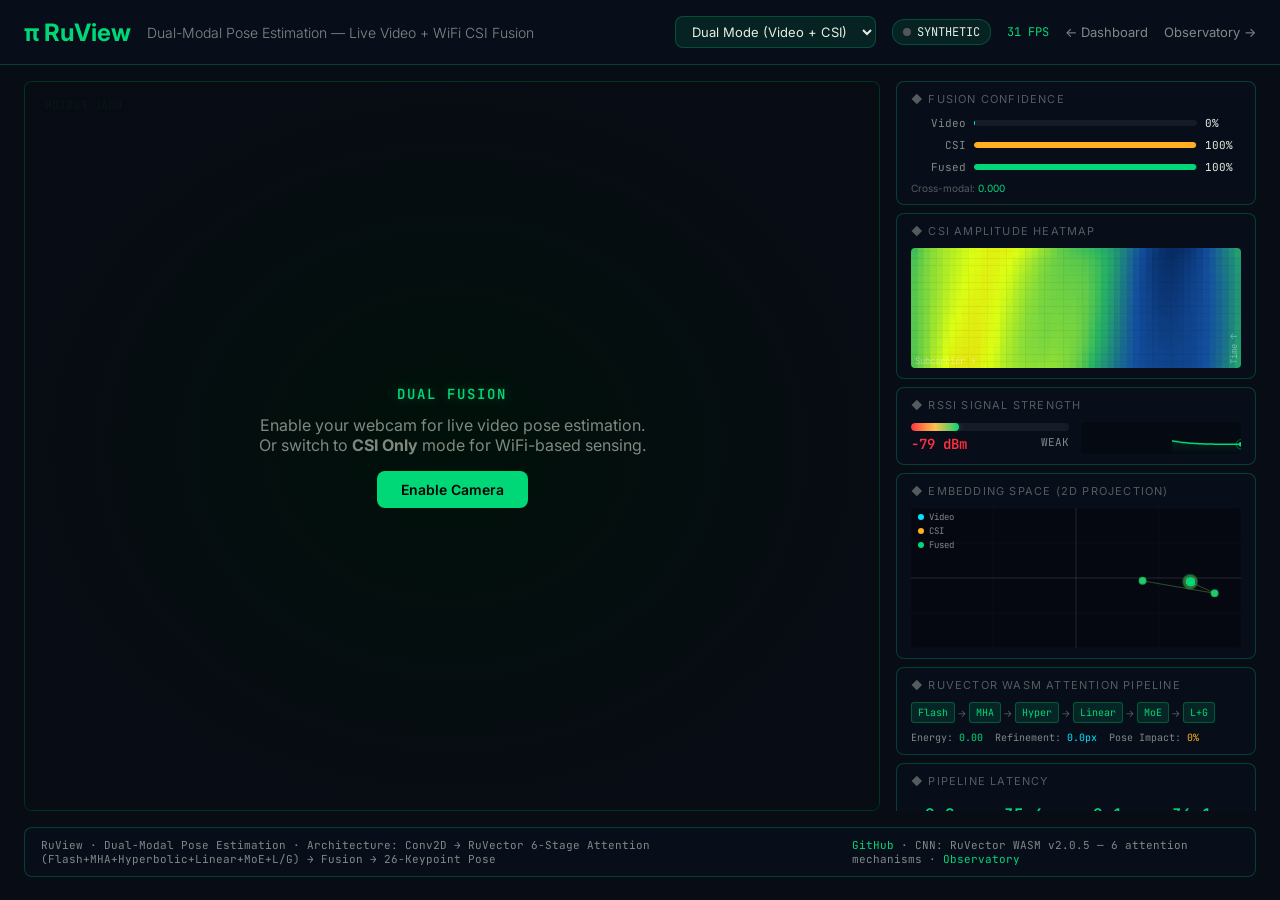
<file: web/ruview/pose-fusion.html>
<!DOCTYPE html>
<html lang="en">
<head>
  <meta charset="UTF-8">
  <meta name="viewport" content="width=device-width, initial-scale=1.0">
  <title>RuView — Dual-Modal Pose Estimation</title>
  <link rel="stylesheet" href="pose-fusion/css/style.css?v=13">
</head>
<body>

  <!-- Header -->
  <header class="header">
    <div class="header-left">
      <div class="logo"><span class="pi">&pi;</span> RuView</div>
      <div class="header-title">Dual-Modal Pose Estimation — Live Video + WiFi CSI Fusion</div>
    </div>
    <div class="header-right">
      <select id="mode-select" class="mode-select">
        <option value="dual">Dual Mode (Video + CSI)</option>
        <option value="video">Video Only</option>
        <option value="csi">CSI Only (WiFi)</option>
      </select>
      <div class="status-badge">
        <span id="status-dot" class="status-dot offline"></span>
        <span id="status-label">READY</span>
      </div>
      <span id="fps-display" class="fps-badge">-- FPS</span>
      <a href="index.html" class="back-link">&larr; Dashboard</a>
      <a href="observatory.html" class="back-link">Observatory &rarr;</a>
    </div>
  </header>

  <!-- Main Grid -->
  <div class="main-grid">

    <!-- Video + Skeleton Panel -->
    <div class="video-panel">
      <video id="webcam" autoplay playsinline muted></video>
      <canvas id="skeleton-canvas"></canvas>
      <div class="video-overlay-label" id="mode-label">DUAL FUSION</div>

      <div id="camera-prompt" class="camera-prompt">
        <div class="camera-prompt-label" id="prompt-mode-label">DUAL FUSION</div>
        <p>Enable your webcam for live video pose estimation.<br>
           Or switch to <strong>CSI Only</strong> mode for WiFi-based sensing.</p>
        <button id="start-camera-btn">Enable Camera</button>
      </div>
    </div>

    <!-- Side Panels -->
    <div class="side-panels">

      <!-- Fusion Confidence -->
      <div class="panel">
        <div class="panel-title">&#9670; Fusion Confidence</div>
        <div class="fusion-bars">
          <div class="bar-row">
            <span class="bar-label">Video</span>
            <div class="bar-track"><div class="bar-fill video" id="video-bar" style="width:0%"></div></div>
            <span class="bar-value" id="video-bar-val">0%</span>
          </div>
          <div class="bar-row">
            <span class="bar-label">CSI</span>
            <div class="bar-track"><div class="bar-fill csi" id="csi-bar" style="width:0%"></div></div>
            <span class="bar-value" id="csi-bar-val">0%</span>
          </div>
          <div class="bar-row">
            <span class="bar-label">Fused</span>
            <div class="bar-track"><div class="bar-fill fused" id="fused-bar" style="width:0%"></div></div>
            <span class="bar-value" id="fused-bar-val">0%</span>
          </div>
        </div>
        <div style="margin-top:8px; font-size:10px; color:var(--text-label)">
          Cross-modal: <span id="cross-modal-sim" style="color:var(--green-glow)">0.000</span>
        </div>
      </div>

      <!-- CSI Heatmap -->
      <div class="panel">
        <div class="panel-title">&#9670; CSI Amplitude Heatmap</div>
        <div class="csi-canvas-wrapper">
          <canvas id="csi-canvas" width="320" height="100"></canvas>
        </div>
      </div>

      <!-- RSSI Signal Strength -->
      <div class="panel">
        <div class="panel-title">&#9670; RSSI Signal Strength</div>
        <div class="rssi-row">
          <div class="rssi-gauge">
            <div class="rssi-bar-track">
              <div class="rssi-bar-fill" id="rssi-bar" style="width:0%"></div>
            </div>
            <div class="rssi-values">
              <span class="rssi-dbm" id="rssi-value">-- dBm</span>
              <span class="rssi-quality" id="rssi-quality">--</span>
            </div>
          </div>
          <canvas id="rssi-sparkline" width="160" height="32"></canvas>
        </div>
      </div>

      <!-- Embedding Space -->
      <div class="panel">
        <div class="panel-title">&#9670; Embedding Space (2D Projection)</div>
        <div class="embedding-canvas-wrapper">
          <canvas id="embedding-canvas" width="320" height="100"></canvas>
        </div>
      </div>

      <!-- RuVector Attention Pipeline -->
      <div class="panel">
        <div class="panel-title">&#9670; RuVector WASM Attention Pipeline</div>
        <div class="rv-pipeline">
          <div class="rv-stage" id="rv-flash">Flash</div>
          <div class="rv-arrow">&rarr;</div>
          <div class="rv-stage" id="rv-mha">MHA</div>
          <div class="rv-arrow">&rarr;</div>
          <div class="rv-stage" id="rv-hyp">Hyper</div>
          <div class="rv-arrow">&rarr;</div>
          <div class="rv-stage" id="rv-lin">Linear</div>
          <div class="rv-arrow">&rarr;</div>
          <div class="rv-stage" id="rv-moe">MoE</div>
          <div class="rv-arrow">&rarr;</div>
          <div class="rv-stage" id="rv-lg">L+G</div>
        </div>
        <div class="rv-stats">
          <span>Energy: <span id="rv-energy" style="color:var(--green-glow)">--</span></span>
          <span>Refinement: <span id="rv-refine" style="color:var(--cyan)">--</span></span>
          <span>Pose Impact: <span id="rv-impact" style="color:var(--amber)">--</span></span>
        </div>
      </div>

      <!-- Latency -->
      <div class="panel">
        <div class="panel-title">&#9670; Pipeline Latency</div>
        <div class="latency-grid">
          <div class="latency-item">
            <div class="latency-value" id="lat-video">--</div>
            <div class="latency-label">Video CNN</div>
          </div>
          <div class="latency-item">
            <div class="latency-value" id="lat-csi">--</div>
            <div class="latency-label">CSI CNN</div>
          </div>
          <div class="latency-item">
            <div class="latency-value" id="lat-fusion">--</div>
            <div class="latency-label">Fusion</div>
          </div>
          <div class="latency-item">
            <div class="latency-value" id="lat-total">--</div>
            <div class="latency-label">Total</div>
          </div>
        </div>
      </div>

      <!-- Controls -->
      <div class="panel">
        <div class="panel-title">&#9670; Controls</div>
        <div class="controls-row">
          <button class="btn" id="pause-btn">⏸ Pause</button>
        </div>

        <div class="slider-row">
          <label>Confidence</label>
          <input type="range" id="confidence-slider" min="0" max="1" step="0.05" value="0.3">
          <span class="slider-val" id="confidence-value">0.30</span>
        </div>

        <div style="margin-top:10px">
          <div class="panel-title" style="margin-bottom:6px">&#9670; Live CSI Source</div>
          <div style="display:flex;gap:6px">
            <input type="text" id="ws-url" placeholder="ws://localhost:3030/ws/csi"
              style="flex:1;background:rgba(255,255,255,0.05);border:1px solid var(--bg-panel-border);
                     color:var(--text-primary);padding:5px 8px;border-radius:4px;font-size:11px;
                     font-family:'JetBrains Mono',monospace">
            <button class="btn" id="connect-ws-btn">Connect</button>
          </div>
        </div>
      </div>

    </div><!-- /side-panels -->

    <!-- Bottom Bar -->
    <div class="bottom-bar">
      <div>
        RuView &middot; Dual-Modal Pose Estimation &middot;
        Architecture: Conv2D &rarr; RuVector 6-Stage Attention (Flash+MHA+Hyperbolic+Linear+MoE+L/G) &rarr; Fusion &rarr; 26-Keypoint Pose
      </div>
      <div>
        <a href="https://github.com/ruvnet/RuView">GitHub</a> &middot;
        CNN: <span id="cnn-backend">ruvector-cnn (loading…)</span> &middot;
        <a href="observatory.html">Observatory</a>
      </div>
    </div>

  </div><!-- /main-grid -->

  <script type="module" src="pose-fusion/js/main.js?v=14"></script>
</body>
</html>
</file>
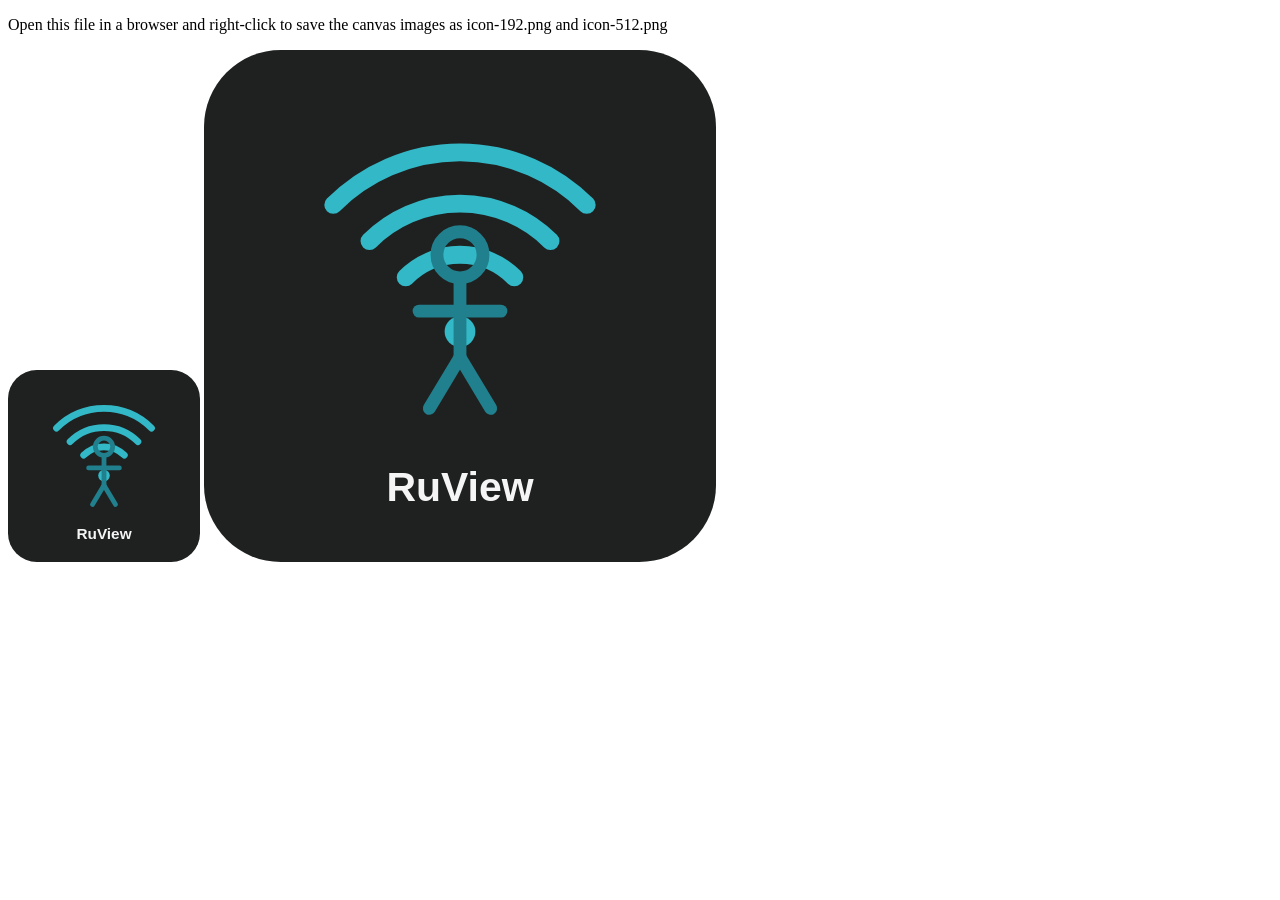
<file: web/ruview/icons/generate.html>
<!DOCTYPE html>
<html>
<head><title>RuView Icon Generator</title></head>
<body>
<p>Open this file in a browser and right-click to save the canvas images as icon-192.png and icon-512.png</p>
<canvas id="c192" width="192" height="192"></canvas>
<canvas id="c512" width="512" height="512"></canvas>
<script>
function drawIcon(canvas) {
  const ctx = canvas.getContext('2d');
  const s = canvas.width;
  // Background
  ctx.fillStyle = '#1f2121';
  ctx.beginPath();
  ctx.roundRect(0, 0, s, s, s * 0.15);
  ctx.fill();
  // WiFi arcs
  ctx.strokeStyle = '#32b8c6';
  ctx.lineWidth = s * 0.035;
  ctx.lineCap = 'round';
  const cx = s * 0.5, cy = s * 0.55;
  [0.35, 0.25, 0.15].forEach(r => {
    ctx.beginPath();
    ctx.arc(cx, cy, s * r, -Math.PI * 0.75, -Math.PI * 0.25);
    ctx.stroke();
  });
  // Center dot
  ctx.fillStyle = '#32b8c6';
  ctx.beginPath();
  ctx.arc(cx, cy, s * 0.03, 0, Math.PI * 2);
  ctx.fill();
  // Person silhouette
  ctx.strokeStyle = '#21808d';
  ctx.lineWidth = s * 0.025;
  // Head
  ctx.beginPath();
  ctx.arc(cx, cy - s * 0.15, s * 0.045, 0, Math.PI * 2);
  ctx.stroke();
  // Body
  ctx.beginPath();
  ctx.moveTo(cx, cy - s * 0.1);
  ctx.lineTo(cx, cy + s * 0.05);
  ctx.stroke();
  // Arms
  ctx.beginPath();
  ctx.moveTo(cx - s * 0.08, cy - s * 0.04);
  ctx.lineTo(cx + s * 0.08, cy - s * 0.04);
  ctx.stroke();
  // Legs
  ctx.beginPath();
  ctx.moveTo(cx, cy + s * 0.05);
  ctx.lineTo(cx - s * 0.06, cy + s * 0.15);
  ctx.moveTo(cx, cy + s * 0.05);
  ctx.lineTo(cx + s * 0.06, cy + s * 0.15);
  ctx.stroke();
  // Text
  ctx.fillStyle = '#f5f5f5';
  ctx.font = `bold ${s * 0.08}px sans-serif`;
  ctx.textAlign = 'center';
  ctx.fillText('RuView', cx, s * 0.88);
}
drawIcon(document.getElementById('c192'));
drawIcon(document.getElementById('c512'));
</script>
</body>
</html>
</file>
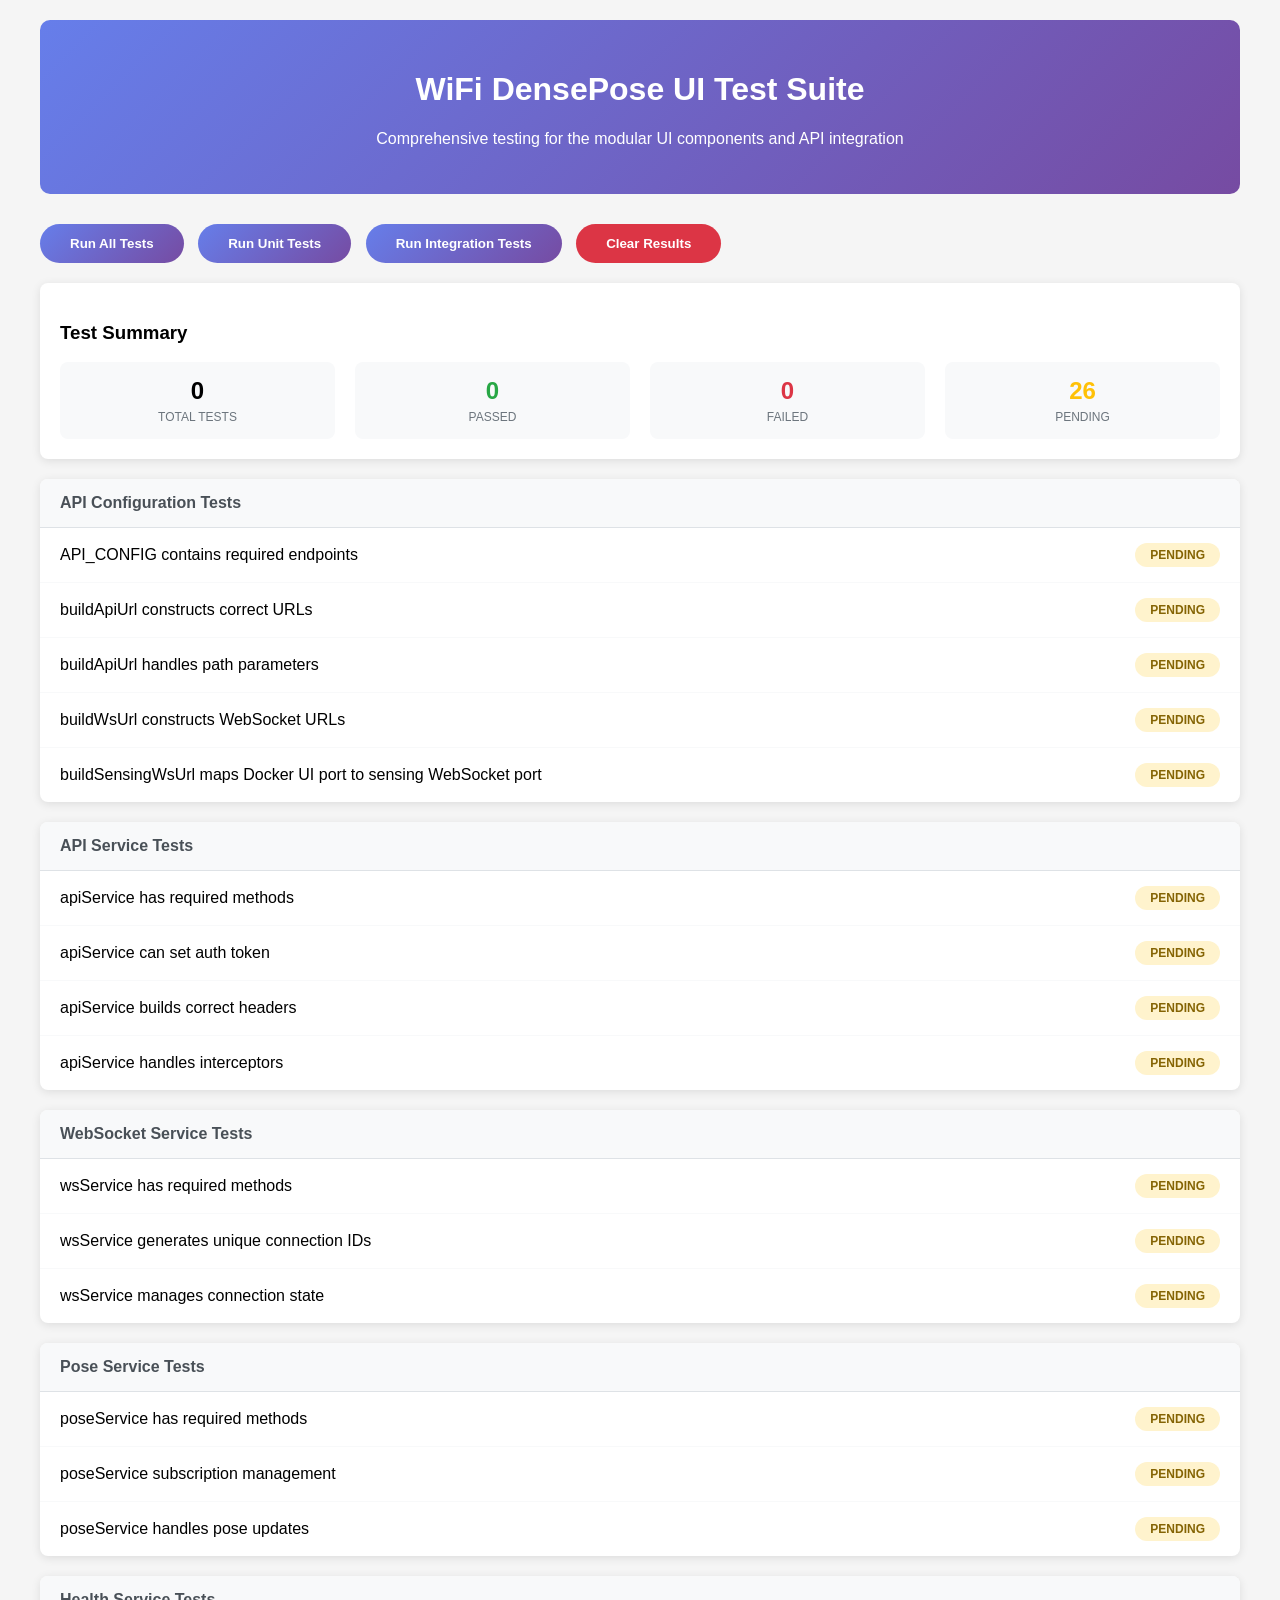
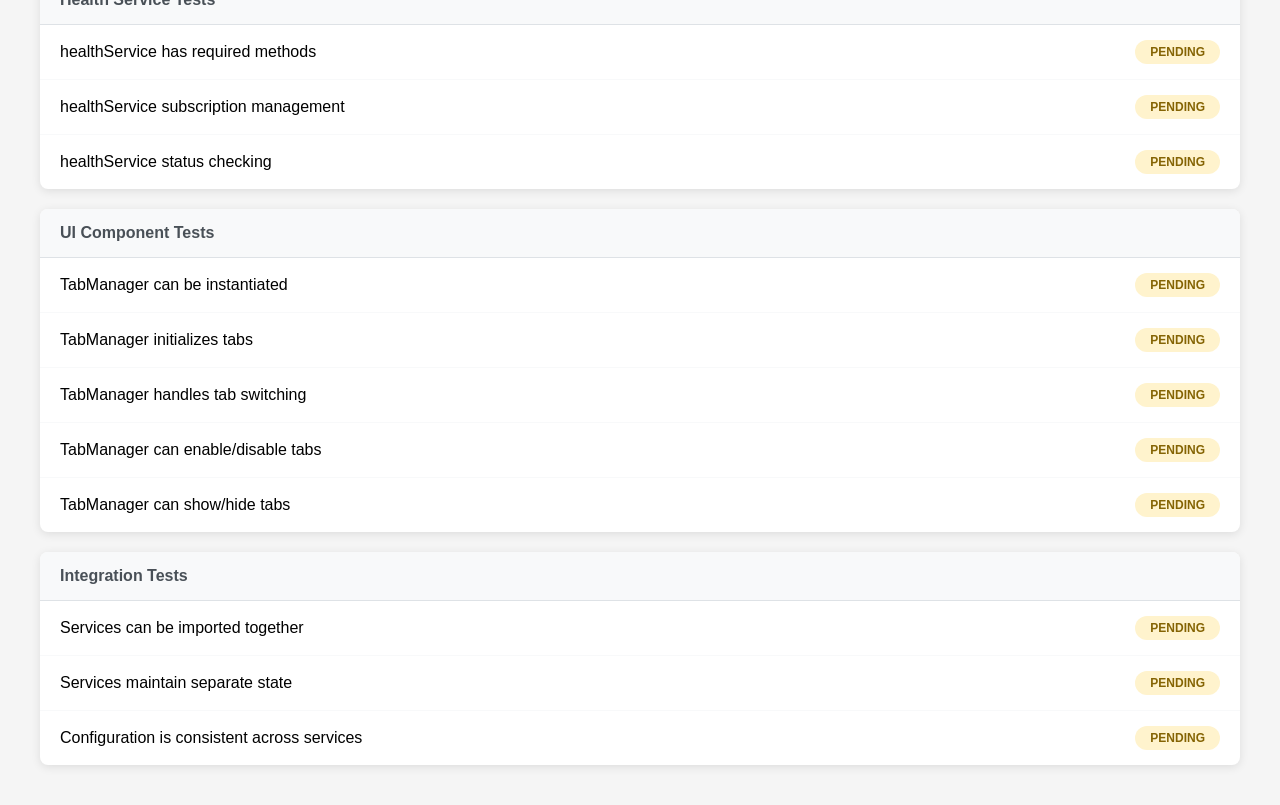
<file: web/ruview/tests/test-runner.html>
<!DOCTYPE html>
<html lang="en">
<head>
    <meta charset="UTF-8">
    <meta name="viewport" content="width=device-width, initial-scale=1.0">
    <title>WiFi DensePose UI Tests</title>
    <style>
        body {
            font-family: 'Segoe UI', Tahoma, Geneva, Verdana, sans-serif;
            max-width: 1200px;
            margin: 0 auto;
            padding: 20px;
            background-color: #f5f5f5;
        }
        
        .test-header {
            background: linear-gradient(135deg, #667eea 0%, #764ba2 100%);
            color: white;
            padding: 30px;
            border-radius: 10px;
            margin-bottom: 30px;
            text-align: center;
        }
        
        .test-suite {
            background: white;
            border-radius: 8px;
            margin-bottom: 20px;
            box-shadow: 0 2px 10px rgba(0,0,0,0.1);
            overflow: hidden;
        }
        
        .test-suite-header {
            background: #f8f9fa;
            padding: 15px 20px;
            border-bottom: 1px solid #dee2e6;
            font-weight: bold;
            color: #495057;
        }
        
        .test-case {
            padding: 15px 20px;
            border-bottom: 1px solid #f8f9fa;
            display: flex;
            justify-content: space-between;
            align-items: center;
        }
        
        .test-case:last-child {
            border-bottom: none;
        }
        
        .test-name {
            flex: 1;
            font-weight: 500;
        }
        
        .test-status {
            padding: 5px 15px;
            border-radius: 20px;
            font-size: 12px;
            font-weight: bold;
            text-transform: uppercase;
        }
        
        .test-status.pass {
            background: #d4edda;
            color: #155724;
        }
        
        .test-status.fail {
            background: #f8d7da;
            color: #721c24;
        }
        
        .test-status.pending {
            background: #fff3cd;
            color: #856404;
        }
        
        .test-summary {
            background: white;
            border-radius: 8px;
            padding: 20px;
            box-shadow: 0 2px 10px rgba(0,0,0,0.1);
            margin-bottom: 20px;
        }
        
        .summary-stats {
            display: grid;
            grid-template-columns: repeat(auto-fit, minmax(150px, 1fr));
            gap: 20px;
            margin-top: 15px;
        }
        
        .stat-item {
            text-align: center;
            padding: 15px;
            border-radius: 8px;
            background: #f8f9fa;
        }
        
        .stat-number {
            font-size: 24px;
            font-weight: bold;
            margin-bottom: 5px;
        }
        
        .stat-label {
            font-size: 12px;
            color: #6c757d;
            text-transform: uppercase;
        }
        
        .run-tests-btn {
            background: linear-gradient(135deg, #667eea 0%, #764ba2 100%);
            color: white;
            border: none;
            padding: 12px 30px;
            border-radius: 25px;
            font-weight: bold;
            cursor: pointer;
            transition: transform 0.2s ease;
            margin-right: 10px;
        }
        
        .run-tests-btn:hover {
            transform: translateY(-2px);
        }
        
        .run-tests-btn:disabled {
            opacity: 0.6;
            cursor: not-allowed;
        }
        
        .test-output {
            background: #f8f9fa;
            border: 1px solid #dee2e6;
            border-radius: 8px;
            padding: 15px;
            margin-top: 20px;
            font-family: 'Courier New', monospace;
            font-size: 12px;
            white-space: pre-wrap;
            max-height: 300px;
            overflow-y: auto;
        }
        
        .controls {
            margin-bottom: 20px;
        }
    </style>
</head>
<body>
    <div class="test-header">
        <h1>WiFi DensePose UI Test Suite</h1>
        <p>Comprehensive testing for the modular UI components and API integration</p>
    </div>

    <div class="controls">
        <button id="runAllTests" class="run-tests-btn">Run All Tests</button>
        <button id="runUnitTests" class="run-tests-btn">Run Unit Tests</button>
        <button id="runIntegrationTests" class="run-tests-btn">Run Integration Tests</button>
        <button id="clearResults" class="run-tests-btn" style="background: #dc3545;">Clear Results</button>
    </div>

    <div class="test-summary">
        <h3>Test Summary</h3>
        <div class="summary-stats">
            <div class="stat-item">
                <div class="stat-number" id="totalTests">0</div>
                <div class="stat-label">Total Tests</div>
            </div>
            <div class="stat-item">
                <div class="stat-number" id="passedTests" style="color: #28a745;">0</div>
                <div class="stat-label">Passed</div>
            </div>
            <div class="stat-item">
                <div class="stat-number" id="failedTests" style="color: #dc3545;">0</div>
                <div class="stat-label">Failed</div>
            </div>
            <div class="stat-item">
                <div class="stat-number" id="pendingTests" style="color: #ffc107;">0</div>
                <div class="stat-label">Pending</div>
            </div>
        </div>
    </div>

    <div class="test-suite">
        <div class="test-suite-header">API Configuration Tests</div>
        <div id="apiConfigTests"></div>
    </div>

    <div class="test-suite">
        <div class="test-suite-header">API Service Tests</div>
        <div id="apiServiceTests"></div>
    </div>

    <div class="test-suite">
        <div class="test-suite-header">WebSocket Service Tests</div>
        <div id="websocketServiceTests"></div>
    </div>

    <div class="test-suite">
        <div class="test-suite-header">Pose Service Tests</div>
        <div id="poseServiceTests"></div>
    </div>

    <div class="test-suite">
        <div class="test-suite-header">Health Service Tests</div>
        <div id="healthServiceTests"></div>
    </div>

    <div class="test-suite">
        <div class="test-suite-header">UI Component Tests</div>
        <div id="uiComponentTests"></div>
    </div>

    <div class="test-suite">
        <div class="test-suite-header">Integration Tests</div>
        <div id="integrationTests"></div>
    </div>

    <div class="test-output" id="testOutput" style="display: none;"></div>

    <script type="module" src="test-runner.js"></script>
</body>
</html>
</file>
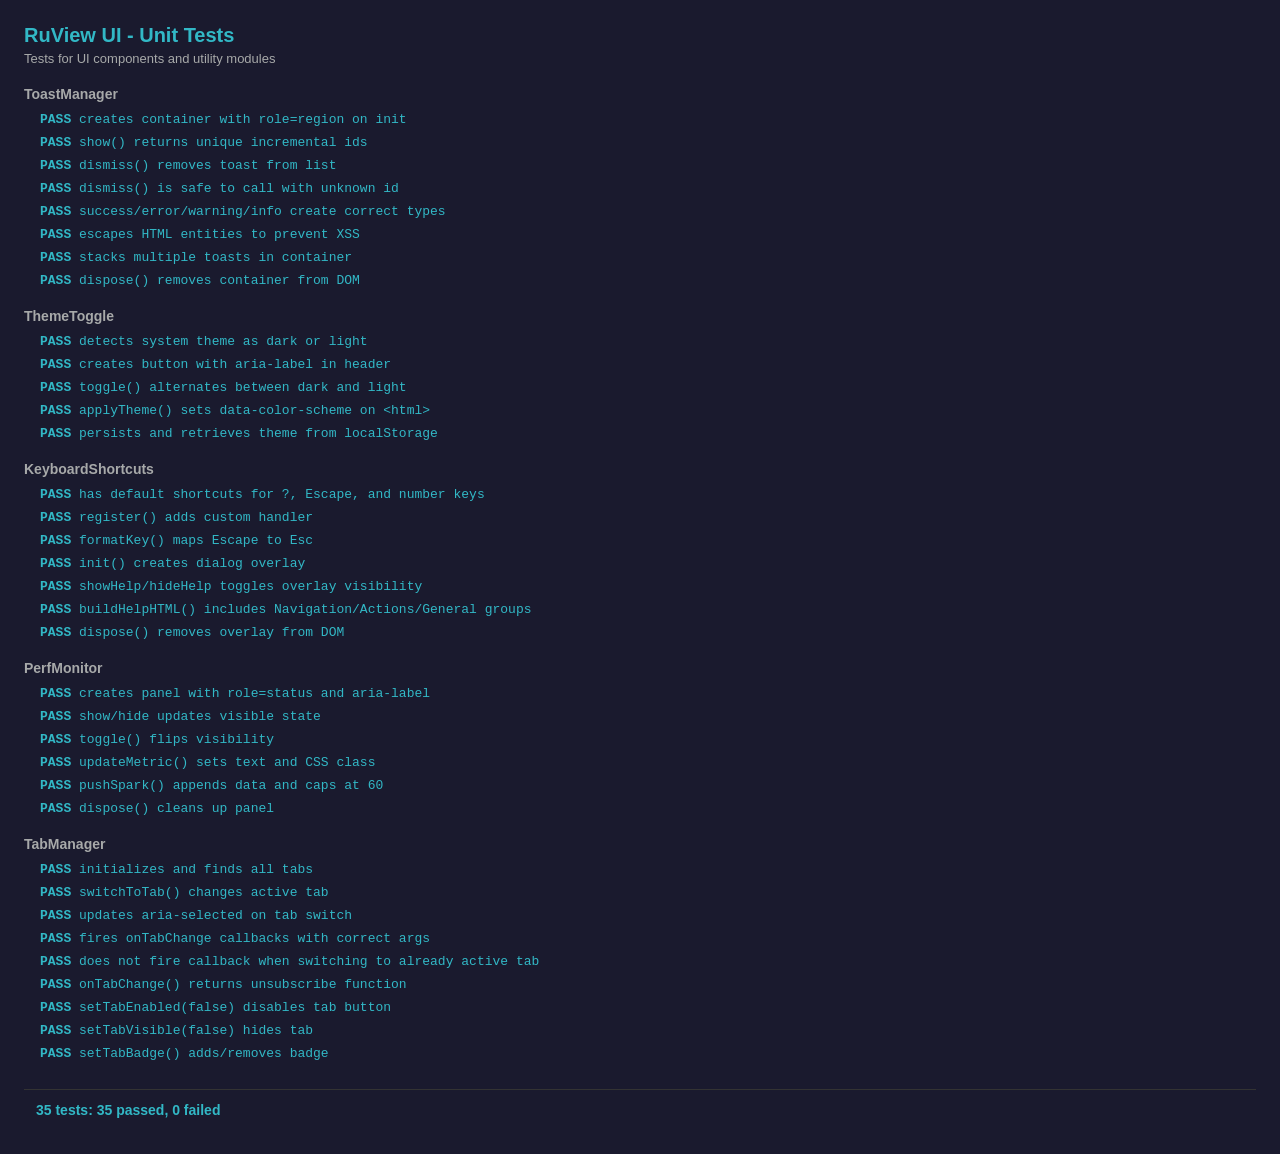
<file: web/ruview/tests/unit-tests.html>
<!DOCTYPE html>
<html lang="en">
<head>
  <meta charset="UTF-8">
  <meta name="viewport" content="width=device-width, initial-scale=1.0">
  <title>RuView UI - Unit Tests</title>
  <style>
    * { margin: 0; box-sizing: border-box; }
    body { font-family: -apple-system, BlinkMacSystemFont, "Segoe UI", sans-serif; background: #1a1a2e; color: #e0e0e0; padding: 24px; }
    h1 { font-size: 20px; margin-bottom: 4px; color: #32b8c6; }
    .subtitle { font-size: 13px; color: #a7a9a9; margin-bottom: 20px; }
    .suite { margin-bottom: 16px; }
    .suite-name { font-size: 14px; font-weight: 600; margin-bottom: 6px; color: #a7a9a9; }
    .test { padding: 4px 0 4px 16px; font-size: 13px; font-family: monospace; }
    .pass { color: #32b8c6; }
    .fail { color: #ff5459; }
    .pass::before { content: "PASS "; font-weight: bold; }
    .fail::before { content: "FAIL "; font-weight: bold; }
    .summary { margin-top: 24px; padding: 12px; border-top: 1px solid #333; font-size: 14px; font-weight: 600; }
    .error-detail { color: #ff8a8a; font-size: 12px; padding-left: 32px; white-space: pre-wrap; }
  </style>
</head>
<body>
  <h1>RuView UI - Unit Tests</h1>
  <p class="subtitle">Tests for UI components and utility modules</p>
  <div id="output"></div>
  <div id="summary" class="summary"></div>

  <script type="module">
    // ---- Minimal test framework (zero deps) ----
    const results = [];
    let currentSuite = '';

    function describe(name, fn) { currentSuite = name; fn(); }

    function it(name, fn) {
      try { fn(); results.push({ suite: currentSuite, name, passed: true }); }
      catch (e) { results.push({ suite: currentSuite, name, passed: false, error: e.message }); }
    }

    function expect(actual) {
      return {
        toBe(exp) { if (actual !== exp) throw new Error(`Expected ${JSON.stringify(exp)}, got ${JSON.stringify(actual)}`); },
        toEqual(exp) { if (JSON.stringify(actual) !== JSON.stringify(exp)) throw new Error(`Expected ${JSON.stringify(exp)}, got ${JSON.stringify(actual)}`); },
        toBeTruthy() { if (!actual) throw new Error(`Expected truthy, got ${JSON.stringify(actual)}`); },
        toBeFalsy() { if (actual) throw new Error(`Expected falsy, got ${JSON.stringify(actual)}`); },
        toBeGreaterThan(n) { if (!(actual > n)) throw new Error(`Expected ${actual} > ${n}`); },
        toContain(str) { if (typeof actual === 'string' ? !actual.includes(str) : !actual.includes(str)) throw new Error(`Expected to contain "${str}"`); },
        not: {
          toBe(exp) { if (actual === exp) throw new Error(`Expected not ${JSON.stringify(exp)}`); },
          toContain(str) { if (typeof actual === 'string' && actual.includes(str)) throw new Error(`Expected not to contain "${str}"`); }
        }
      };
    }

    function mockDOM() {
      const c = document.createElement('div');
      c.className = 'container';
      c.innerHTML = `
        <header class="header"><div class="header-info"></div></header>
        <nav class="nav-tabs">
          <button class="nav-tab active" data-tab="dashboard" role="tab" aria-selected="true">Dashboard</button>
          <button class="nav-tab" data-tab="hardware" role="tab" aria-selected="false">Hardware</button>
          <button class="nav-tab" data-tab="demo" role="tab" aria-selected="false">Live Demo</button>
        </nav>
        <section id="dashboard" class="tab-content active" role="tabpanel"></section>
        <section id="hardware" class="tab-content" role="tabpanel"></section>
        <section id="demo" class="tab-content" role="tabpanel"></section>
      `;
      document.body.appendChild(c);
      return c;
    }

    // ===== ToastManager =====
    const { ToastManager } = await import('../utils/toast.js');

    describe('ToastManager', () => {
      it('creates container with role=region on init', () => {
        const tm = new ToastManager();
        tm.init();
        expect(tm.container.getAttribute('role')).toBe('region');
        expect(tm.container.getAttribute('aria-live')).toBe('polite');
        tm.dispose();
      });

      it('show() returns unique incremental ids', () => {
        const tm = new ToastManager();
        tm.init();
        const a = tm.show('A'); const b = tm.show('B');
        expect(b).toBeGreaterThan(a);
        tm.dispose();
      });

      it('dismiss() removes toast from list', () => {
        const tm = new ToastManager();
        tm.init();
        const id = tm.show('X', { duration: 0 });
        expect(tm.toasts.length).toBe(1);
        tm.dismiss(id);
        expect(tm.toasts.length).toBe(0);
        tm.dispose();
      });

      it('dismiss() is safe to call with unknown id', () => {
        const tm = new ToastManager();
        tm.init();
        tm.dismiss(99999); // should not throw
        expect(tm.toasts.length).toBe(0);
        tm.dispose();
      });

      it('success/error/warning/info create correct types', () => {
        const tm = new ToastManager();
        tm.init();
        tm.success('a'); tm.error('b'); tm.warning('c'); tm.info('d');
        expect(tm.toasts.length).toBe(4);
        tm.dispose();
      });

      it('escapes HTML entities to prevent XSS', () => {
        const tm = new ToastManager();
        const safe = tm.escapeHtml('<img src=x onerror=alert(1)>');
        expect(safe).not.toContain('<img');
        expect(safe).toContain('&lt;img');
      });

      it('stacks multiple toasts in container', () => {
        const tm = new ToastManager();
        tm.init();
        tm.show('1', { duration: 0 });
        tm.show('2', { duration: 0 });
        tm.show('3', { duration: 0 });
        expect(tm.container.children.length).toBe(3);
        tm.dispose();
      });

      it('dispose() removes container from DOM', () => {
        const tm = new ToastManager();
        tm.init();
        tm.show('Z', { duration: 0 });
        const c = tm.container;
        tm.dispose();
        expect(c.parentNode).toBeFalsy();
        expect(tm.toasts.length).toBe(0);
      });
    });

    // ===== ThemeToggle =====
    const { ThemeToggle } = await import('../utils/theme-toggle.js');

    describe('ThemeToggle', () => {
      const dom = mockDOM();

      it('detects system theme as dark or light', () => {
        const tt = new ThemeToggle();
        const t = tt.getSystemTheme();
        expect(t === 'dark' || t === 'light').toBeTruthy();
      });

      it('creates button with aria-label in header', () => {
        const tt = new ThemeToggle();
        tt.init();
        expect(tt.button).toBeTruthy();
        expect(tt.button.getAttribute('aria-label')).toBeTruthy();
        tt.dispose();
      });

      it('toggle() alternates between dark and light', () => {
        const tt = new ThemeToggle();
        tt.init();
        const initial = tt.currentTheme;
        tt.toggle();
        expect(tt.currentTheme).not.toBe(initial);
        tt.toggle();
        expect(tt.currentTheme).toBe(initial);
        tt.dispose();
      });

      it('applyTheme() sets data-color-scheme on <html>', () => {
        const tt = new ThemeToggle();
        tt.applyTheme('dark');
        expect(document.documentElement.getAttribute('data-color-scheme')).toBe('dark');
        tt.applyTheme('light');
        expect(document.documentElement.getAttribute('data-color-scheme')).toBe('light');
      });

      it('persists and retrieves theme from localStorage', () => {
        const tt = new ThemeToggle();
        tt.saveTheme('dark');
        expect(tt.getSavedTheme()).toBe('dark');
        tt.saveTheme('light');
        expect(tt.getSavedTheme()).toBe('light');
        localStorage.removeItem('ruview-theme');
      });

      dom.remove();
    });

    // ===== KeyboardShortcuts =====
    const { KeyboardShortcuts } = await import('../utils/keyboard-shortcuts.js');

    describe('KeyboardShortcuts', () => {
      it('has default shortcuts for ?, Escape, and number keys', () => {
        const ks = new KeyboardShortcuts(null);
        expect(ks.shortcuts.has('?')).toBeTruthy();
        expect(ks.shortcuts.has('Escape')).toBeTruthy();
        expect(ks.shortcuts.has('1')).toBeTruthy();
        expect(ks.shortcuts.has('8')).toBeTruthy();
        ks.dispose();
      });

      it('register() adds custom handler', () => {
        const ks = new KeyboardShortcuts(null);
        let ran = false;
        ks.register('z', 'Test', () => { ran = true; });
        expect(ks.shortcuts.has('z')).toBeTruthy();
        ks.shortcuts.get('z').handler();
        expect(ran).toBeTruthy();
        ks.dispose();
      });

      it('formatKey() maps Escape to Esc', () => {
        const ks = new KeyboardShortcuts(null);
        expect(ks.formatKey('Escape')).toBe('Esc');
        expect(ks.formatKey('a')).toBe('A');
        ks.dispose();
      });

      it('init() creates dialog overlay', () => {
        const ks = new KeyboardShortcuts(null);
        ks.init();
        expect(ks.overlay).toBeTruthy();
        expect(ks.overlay.getAttribute('role')).toBe('dialog');
        expect(ks.overlay.getAttribute('aria-modal')).toBe('true');
        ks.dispose();
      });

      it('showHelp/hideHelp toggles overlay visibility', () => {
        const ks = new KeyboardShortcuts(null);
        ks.init();
        ks.showHelp();
        expect(ks.helpVisible).toBeTruthy();
        expect(ks.overlay.classList.contains('visible')).toBeTruthy();
        ks.hideHelp();
        expect(ks.helpVisible).toBeFalsy();
        ks.dispose();
      });

      it('buildHelpHTML() includes Navigation/Actions/General groups', () => {
        const ks = new KeyboardShortcuts(null);
        const html = ks.buildHelpHTML();
        expect(html).toContain('Navigation');
        expect(html).toContain('Actions');
        expect(html).toContain('General');
        ks.dispose();
      });

      it('dispose() removes overlay from DOM', () => {
        const ks = new KeyboardShortcuts(null);
        ks.init();
        const o = ks.overlay;
        ks.dispose();
        expect(o.parentNode).toBeFalsy();
      });
    });

    // ===== PerfMonitor =====
    const { PerfMonitor } = await import('../utils/perf-monitor.js');

    describe('PerfMonitor', () => {
      it('creates panel with role=status and aria-label', () => {
        const pm = new PerfMonitor();
        pm.init();
        expect(pm.panel.getAttribute('role')).toBe('status');
        expect(pm.panel.getAttribute('aria-label')).toBe('Performance monitor');
        pm.dispose();
      });

      it('show/hide updates visible state', () => {
        const pm = new PerfMonitor();
        pm.init();
        pm.show();
        expect(pm.visible).toBeTruthy();
        expect(pm.panel.classList.contains('visible')).toBeTruthy();
        pm.hide();
        expect(pm.visible).toBeFalsy();
        pm.dispose();
      });

      it('toggle() flips visibility', () => {
        const pm = new PerfMonitor();
        pm.init();
        pm.toggle();
        expect(pm.visible).toBeTruthy();
        pm.toggle();
        expect(pm.visible).toBeFalsy();
        pm.dispose();
      });

      it('updateMetric() sets text and CSS class', () => {
        const pm = new PerfMonitor();
        pm.init();
        pm.updateMetric('fps', 60, 'ok');
        const el = pm.panel.querySelector('[data-metric="fps"]');
        expect(el.textContent).toBe('60');
        expect(el.className).toContain('perf-ok');
        pm.updateMetric('fps', 15, 'warning');
        expect(el.className).toContain('perf-warning');
        pm.dispose();
      });

      it('pushSpark() appends data and caps at 60', () => {
        const pm = new PerfMonitor();
        pm.init();
        for (let i = 0; i < 70; i++) pm.pushSpark('fps', i, 0, 120);
        expect(pm.sparkData.fps.length).toBe(60);
        pm.dispose();
      });

      it('dispose() cleans up panel', () => {
        const pm = new PerfMonitor();
        pm.init();
        pm.show();
        const p = pm.panel;
        pm.dispose();
        expect(p.parentNode).toBeFalsy();
      });
    });

    // ===== TabManager =====
    const { TabManager } = await import('../components/TabManager.js');

    describe('TabManager', () => {
      it('initializes and finds all tabs', () => {
        const d = mockDOM();
        const tm = new TabManager(d);
        tm.init();
        expect(tm.tabs.length).toBe(3);
        expect(tm.activeTab).toBe('dashboard');
        d.remove();
      });

      it('switchToTab() changes active tab', () => {
        const d = mockDOM();
        const tm = new TabManager(d);
        tm.init();
        tm.switchToTab('hardware');
        expect(tm.activeTab).toBe('hardware');
        expect(d.querySelector('[data-tab="hardware"]').classList.contains('active')).toBeTruthy();
        expect(d.querySelector('[data-tab="dashboard"]').classList.contains('active')).toBeFalsy();
        d.remove();
      });

      it('updates aria-selected on tab switch', () => {
        const d = mockDOM();
        const tm = new TabManager(d);
        tm.init();
        tm.switchToTab('demo');
        expect(d.querySelector('[data-tab="dashboard"]').getAttribute('aria-selected')).toBe('false');
        expect(d.querySelector('[data-tab="demo"]').getAttribute('aria-selected')).toBe('true');
        d.remove();
      });

      it('fires onTabChange callbacks with correct args', () => {
        const d = mockDOM();
        const tm = new TabManager(d);
        tm.init();
        let newId = '', oldId = '';
        tm.onTabChange((n, o) => { newId = n; oldId = o; });
        tm.switchToTab('hardware');
        expect(newId).toBe('hardware');
        expect(oldId).toBe('dashboard');
        d.remove();
      });

      it('does not fire callback when switching to already active tab', () => {
        const d = mockDOM();
        const tm = new TabManager(d);
        tm.init();
        let count = 0;
        tm.onTabChange(() => { count++; });
        tm.switchToTab('dashboard');
        expect(count).toBe(0);
        d.remove();
      });

      it('onTabChange() returns unsubscribe function', () => {
        const d = mockDOM();
        const tm = new TabManager(d);
        tm.init();
        let count = 0;
        const unsub = tm.onTabChange(() => { count++; });
        tm.switchToTab('hardware');
        expect(count).toBe(1);
        unsub();
        tm.switchToTab('demo');
        expect(count).toBe(1); // not incremented
        d.remove();
      });

      it('setTabEnabled(false) disables tab button', () => {
        const d = mockDOM();
        const tm = new TabManager(d);
        tm.init();
        tm.setTabEnabled('hardware', false);
        const btn = d.querySelector('[data-tab="hardware"]');
        expect(btn.disabled).toBeTruthy();
        expect(btn.classList.contains('disabled')).toBeTruthy();
        tm.setTabEnabled('hardware', true);
        expect(btn.disabled).toBeFalsy();
        d.remove();
      });

      it('setTabVisible(false) hides tab', () => {
        const d = mockDOM();
        const tm = new TabManager(d);
        tm.init();
        tm.setTabVisible('demo', false);
        expect(d.querySelector('[data-tab="demo"]').style.display).toBe('none');
        tm.setTabVisible('demo', true);
        expect(d.querySelector('[data-tab="demo"]').style.display).toBe('');
        d.remove();
      });

      it('setTabBadge() adds/removes badge', () => {
        const d = mockDOM();
        const tm = new TabManager(d);
        tm.init();
        tm.setTabBadge('hardware', '3');
        const badge = d.querySelector('[data-tab="hardware"] .tab-badge');
        expect(badge).toBeTruthy();
        expect(badge.textContent).toBe('3');
        tm.setTabBadge('hardware', null);
        expect(d.querySelector('[data-tab="hardware"] .tab-badge')).toBeFalsy();
        d.remove();
      });
    });

    // ===== RENDER RESULTS =====
    const output = document.getElementById('output');
    let lastSuite = '', passed = 0, failed = 0;

    results.forEach(r => {
      if (r.suite !== lastSuite) {
        lastSuite = r.suite;
        const s = document.createElement('div');
        s.className = 'suite';
        s.innerHTML = `<div class="suite-name">${r.suite}</div>`;
        output.appendChild(s);
      }
      const t = document.createElement('div');
      t.className = `test ${r.passed ? 'pass' : 'fail'}`;
      t.textContent = r.name;
      output.lastChild.appendChild(t);
      if (!r.passed) {
        const e = document.createElement('div');
        e.className = 'error-detail';
        e.textContent = r.error;
        output.lastChild.appendChild(e);
      }
      r.passed ? passed++ : failed++;
    });

    const summary = document.getElementById('summary');
    summary.textContent = `${passed + failed} tests: ${passed} passed, ${failed} failed`;
    summary.style.color = failed === 0 ? '#32b8c6' : '#ff5459';

    console.info(`[UNIT-TESTS] ${passed + failed} tests: ${passed} passed, ${failed} failed`);
    if (failed > 0) results.filter(r => !r.passed).forEach(r => console.error(`[FAIL] ${r.suite} > ${r.name}: ${r.error}`));
  </script>
</body>
</html>
</file>
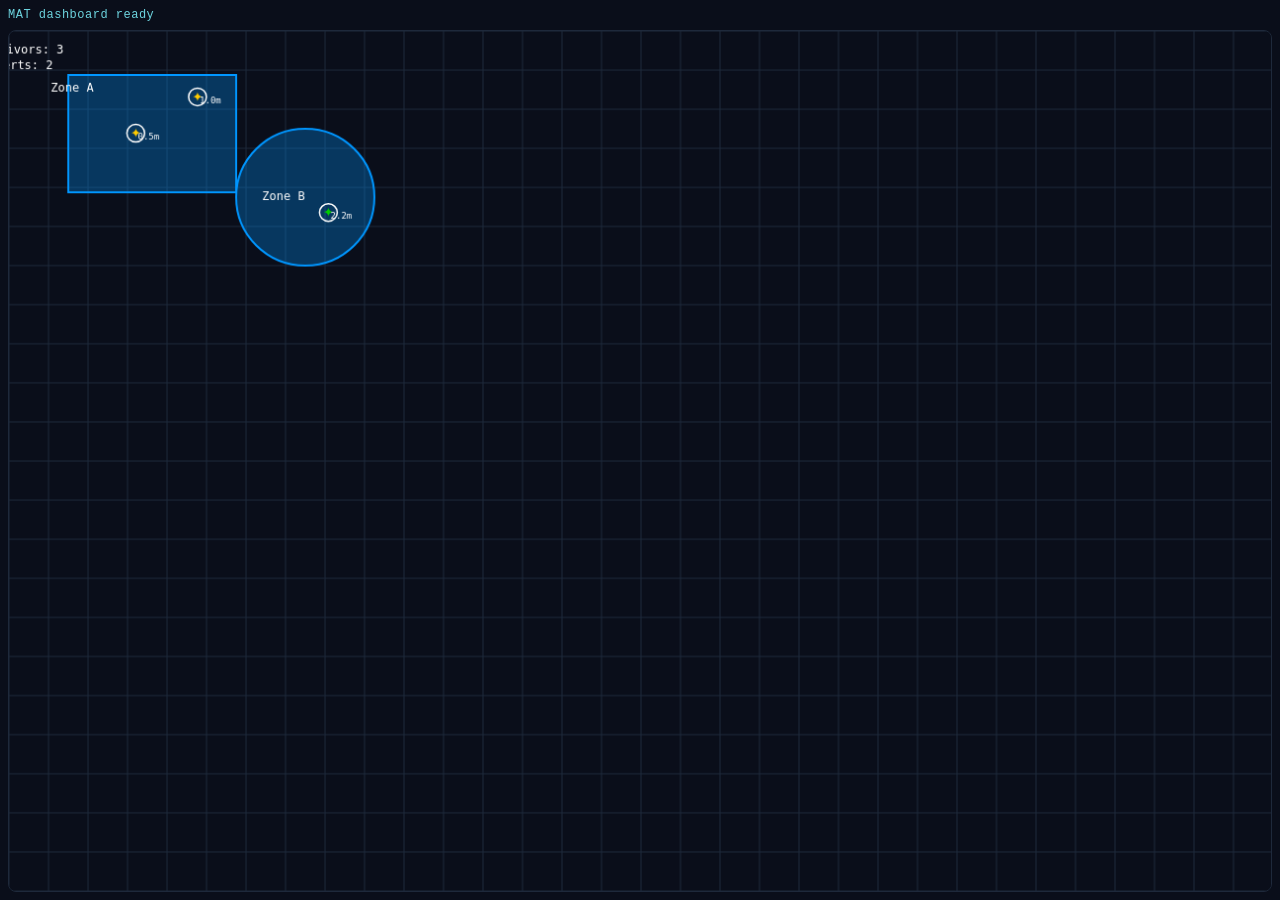
<file: web/ruview/mobile/src/assets/webview/mat-dashboard.html>
<!DOCTYPE html>
<html lang="en">
  <head>
    <meta charset="UTF-8" />
    <meta name="viewport" content="width=device-width, initial-scale=1.0" />
    <title>MAT Dashboard</title>
    <style>
      * {
        box-sizing: border-box;
      }

      html,
      body {
        margin: 0;
        width: 100%;
        height: 100%;
        background: #0a0e1a;
        color: #e5e7eb;
        font-family: 'Courier New', 'Consolas', monospace;
        overflow: hidden;
      }

      #app {
        display: flex;
        flex-direction: column;
        gap: 8px;
        width: 100%;
        height: 100%;
        padding: 8px;
      }

      #status {
        color: #6dd4df;
        font-size: 12px;
        letter-spacing: 0.5px;
      }

      #mapCanvas {
        flex: 1;
        width: 100%;
        border: 1px solid #1e293b;
        border-radius: 8px;
        min-height: 180px;
        background: #0a0e1a;
      }
    </style>
  </head>
  <body>
    <div id="app">
      <div id="status">Initializing MAT dashboard...</div>
      <canvas id="mapCanvas"></canvas>
    </div>

    <script>
      (function () {
        const TRIAGE = {
          Immediate: 0,
          Delayed: 1,
          Minimal: 2,
          Expectant: 3,
          Unknown: 4,
        };

        const TRIAGE_COLOR = ['#ff0000', '#ffcc00', '#00cc00', '#111111', '#888888'];
        const PRIORITY = { Critical: 0, High: 1, Medium: 2, Low: 3 };

        const toRgba = (status) => TRIAGE_COLOR[status] || TRIAGE_COLOR[4];
        const safeId = () =>
          typeof crypto !== 'undefined' && crypto.randomUUID
            ? crypto.randomUUID()
            : `id-${Date.now()}-${Math.floor(Math.random() * 1e6)}`;

        const isNumber = (value) => typeof value === 'number' && Number.isFinite(value);

        class MatDashboard {
          constructor() {
            this.event = null;
            this.zones = new Map();
            this.survivors = new Map();
            this.alerts = new Map();
            this.motionVector = { x: 0, y: 0 };
          }

          createEvent(type, lat, lon, name) {
            const eventId = safeId();
            this.event = {
              event_id: eventId,
              disaster_type: type,
              latitude: lat,
              longitude: lon,
              description: name,
              createdAt: Date.now(),
            };
            this.zones.clear();
            this.survivors.clear();
            this.alerts.clear();
            return eventId;
          }

          addRectangleZone(name, x, y, w, h) {
            const id = safeId();
            this.zones.set(id, {
              id,
              name,
              zone_type: 'rectangle',
              status: 0,
              scan_count: 0,
              detection_count: 0,
              x,
              y,
              width: w,
              height: h,
            });
            return id;
          }

          addCircleZone(name, cx, cy, radius) {
            const id = safeId();
            this.zones.set(id, {
              id,
              name,
              zone_type: 'circle',
              status: 0,
              scan_count: 0,
              detection_count: 0,
              center_x: cx,
              center_y: cy,
              radius,
            });
            return id;
          }

          addZoneFromPayload(payload) {
            if (!payload || typeof payload !== 'object') {
              return;
            }

            const source = payload;
            const type = source.zone_type || source.type || 'rectangle';
            const name = source.name || `Zone-${safeId().slice(0, 4)}`;

            if (type === 'circle' || source.center_x !== undefined) {
              const cx = isNumber(source.center_x) ? source.center_x : 120;
              const cy = isNumber(source.center_y) ? source.center_y : 120;
              const radius = isNumber(source.radius) ? source.radius : 50;
              return this.addCircleZone(name, cx, cy, radius);
            }

            const x = isNumber(source.x) ? source.x : 40;
            const y = isNumber(source.y) ? source.y : 40;
            const width = isNumber(source.width) ? source.width : 100;
            const height = isNumber(source.height) ? source.height : 100;
            return this.addRectangleZone(name, x, y, width, height);
          }

          inferTriage(vitalSigns, confidence) {
            const breathing = isNumber(vitalSigns?.breathing_rate) ? vitalSigns.breathing_rate : 14;
            const heart = isNumber(vitalSigns?.heart_rate)
              ? vitalSigns.heart_rate
              : isNumber(vitalSigns?.hr)
                ? vitalSigns.hr
                : 70;

            if (!isNumber(confidence) || confidence > 0.82) {
              if (breathing < 10 || breathing > 35 || heart > 150) {
                return TRIAGE.Immediate;
              }
              if (breathing >= 8 && breathing <= 34) {
                return TRIAGE.Delayed;
              }
            }

            if (breathing >= 6 && breathing <= 28 && heart > 45 && heart < 180) {
              return TRIAGE.Minimal;
            }

            return TRIAGE.Expectant;
          }

          locateZoneForPoint(x, y) {
            for (const [id, zone] of this.zones.entries()) {
              if (zone.zone_type === 'circle') {
                const dx = x - zone.center_x;
                const dy = y - zone.center_y;
                const inside = Math.sqrt(dx * dx + dy * dy) <= zone.radius;
                if (inside) {
                  return id;
                }
                continue;
              }

              if (x >= zone.x && x <= zone.x + zone.width && y >= zone.y && y <= zone.y + zone.height) {
                return id;
              }
            }
            return this.zones.size > 0 ? this.zones.keys().next().value : safeId();
          }

          processSurvivorDetection(zone, confidence = 0.6, vital_signs = {}) {
            const zoneKey =
              typeof zone === 'string'
                ? [...this.zones.values()].find((entry) => entry.id === zone || entry.name === zone)
                : null;

            const selectedZone =
              zoneKey
                || (this.zones.size > 0
                  ? [...this.zones.values()][Math.floor(Math.random() * Math.max(1, this.zones.size))]
                  : null);

            const bounds = this._pickPointInZone(selectedZone);
            const triageStatus = this.inferTriage(vital_signs, confidence);
            const breathingRate = isNumber(vital_signs?.breathing_rate)
              ? vital_signs.breathing_rate
              : 10 + confidence * 28;
            const heartRate = isNumber(vital_signs?.heart_rate)
              ? vital_signs.heart_rate
              : isNumber(vital_signs?.hr)
                ? vital_signs.hr
              : 55 + confidence * 60;

            const id = safeId();
            const zone_id = this.locateZoneForPoint(bounds.x, bounds.y);

            const survivor = {
              id,
              zone_id,
              x: bounds.x,
              y: bounds.y,
              depth: -Math.abs(isNumber(vital_signs.depth) ? vital_signs.depth : Math.random() * 3),
              triage_status: triageStatus,
              triage_color: toRgba(triageStatus),
              confidence,
              breathing_rate: breathingRate,
              heart_rate: heartRate,
              first_detected: new Date().toISOString(),
              last_updated: new Date().toISOString(),
              is_deteriorating: false,
            };

            this.survivors.set(id, survivor);
            if (selectedZone) {
              selectedZone.detection_count = (selectedZone.detection_count || 0) + 1;
            }

            if (typeof this.postMessage === 'function') {
              this.postMessage({
                type: 'SURVIVOR_DETECTED',
                payload: survivor,
              });
            }

            this.generateAlerts();
            return id;
          }

          _pickPointInZone(zone) {
            if (!zone) {
              return {
                x: 220 + Math.random() * 80,
                y: 120 + Math.random() * 80,
              };
            }

            if (zone.zone_type === 'circle') {
              const angle = Math.random() * Math.PI * 2;
              const radius = Math.random() * (zone.radius || 20);
              return {
                x: Math.max(10, Math.min(560, zone.center_x + Math.cos(angle) * radius)),
                y: Math.max(10, Math.min(280, zone.center_y + Math.sin(angle) * radius)),
              };
            }

            return {
              x: Math.max(zone.x || 5, Math.min((zone.x || 5) + (zone.width || 40), (zone.x || 5) + Math.random() * (zone.width || 40))),
              y: Math.max(zone.y || 5, Math.min((zone.y || 5) + (zone.height || 40), (zone.y || 5) + Math.random() * (zone.height || 40))),
            };
          }

          generateAlerts() {
            for (const survivor of this.survivors.values()) {
              if ((survivor.triage_status !== TRIAGE.Immediate && survivor.triage_status !== TRIAGE.Delayed)) {
                continue;
              }

              const alertId = `alert-${survivor.id}`;
              if (this.alerts.has(alertId)) {
                continue;
              }

              const priority =
                survivor.triage_status === TRIAGE.Immediate ? PRIORITY.Critical : PRIORITY.High;
              const message =
                survivor.triage_status === TRIAGE.Immediate
                  ? `Immediate rescue required at (${survivor.x.toFixed(0)}, ${survivor.y.toFixed(0)})`
                  : `High-priority rescue needed at (${survivor.x.toFixed(0)}, ${survivor.y.toFixed(0)})`;
              const alert = {
                id: alertId,
                survivor_id: survivor.id,
                priority,
                title: survivor.triage_status === TRIAGE.Immediate ? 'URGENT' : 'HIGH',
                message,
                recommended_action: survivor.triage_status === TRIAGE.Immediate ? 'Dispatch now' : 'Coordinate rescue',
                triage_status: survivor.triage_status,
                location_x: survivor.x,
                location_y: survivor.y,
                created_at: new Date().toISOString(),
                priority_color: survivor.triage_status === TRIAGE.Immediate ? '#ff0000' : '#ff8c00',
              };

              this.alerts.set(alertId, alert);
              if (typeof this.postMessage === 'function') {
                this.postMessage({
                  type: 'ALERT_GENERATED',
                  payload: alert,
                });
              }
            }
          }

          processFrame(frame) {
            const motion = Number(frame?.features?.motion_band_power || 0);
            const xDelta = isNumber(motion) ? (motion - 0.1) * 4 : 0;
            const yDelta = isNumber(frame?.features?.breathing_band_power || 0)
              ? (frame.features.breathing_band_power - 0.1) * 3
              : 0;
            this.motionVector = { x: xDelta || 0, y: yDelta || 0 };

            for (const survivor of this.survivors.values()) {
              const jitterX = (Math.random() - 0.5) * 2;
              const jitterY = (Math.random() - 0.5) * 2;
              survivor.x = Math.max(5, Math.min(560, survivor.x + this.motionVector.x + jitterX));
              survivor.y = Math.max(5, Math.min(280, survivor.y + this.motionVector.y + jitterY));
              survivor.last_updated = new Date().toISOString();
            }
          }

          renderZones(ctx) {
            for (const zone of this.zones.values()) {
              const fill = 'rgba(0, 150, 255, 0.3)';
              ctx.strokeStyle = '#0096ff';
              ctx.fillStyle = fill;
              ctx.lineWidth = 2;

              if (zone.zone_type === 'circle') {
                ctx.beginPath();
                ctx.arc(zone.center_x, zone.center_y, zone.radius, 0, Math.PI * 2);
                ctx.fill();
                ctx.stroke();
                ctx.fillStyle = '#ffffff';
                ctx.font = '12px monospace';
                ctx.fillText(zone.name, zone.center_x - 22, zone.center_y);
              } else {
                ctx.fillRect(zone.x, zone.y, zone.width, zone.height);
                ctx.strokeRect(zone.x, zone.y, zone.width, zone.height);
                ctx.fillStyle = '#ffffff';
                ctx.font = '12px monospace';
                ctx.fillText(zone.name, zone.x + 4, zone.y + 14);
              }
            }
          }

          renderSurvivors(ctx) {
            for (const survivor of this.survivors.values()) {
              const radius = survivor.is_deteriorating ? 11 : 9;

              if (survivor.triage_status === TRIAGE.Immediate) {
                ctx.fillStyle = 'rgba(255, 0, 0, 0.26)';
                ctx.beginPath();
                ctx.arc(survivor.x, survivor.y, radius + 6, 0, Math.PI * 2);
                ctx.fill();
              }

              ctx.fillStyle = survivor.triage_color || toRgba(TRIAGE.Minimal);
              ctx.font = 'bold 18px monospace';
              ctx.textAlign = 'center';
              ctx.textBaseline = 'middle';
              ctx.fillText('✦', survivor.x, survivor.y);
              ctx.strokeStyle = '#ffffff';
              ctx.lineWidth = 1.5;
              ctx.beginPath();
              ctx.arc(survivor.x, survivor.y, radius, 0, Math.PI * 2);
              ctx.stroke();

              if (survivor.depth < 0) {
                ctx.fillStyle = '#ffffff';
                ctx.font = '9px monospace';
                ctx.fillText(`${Math.abs(survivor.depth).toFixed(1)}m`, survivor.x + radius + 4, survivor.y + 4);
              }
            }
          }

          render(ctx, width, height) {
            ctx.clearRect(0, 0, width, height);
            ctx.fillStyle = '#0a0e1a';
            ctx.fillRect(0, 0, width, height);

            ctx.strokeStyle = '#1f2a3d';
            ctx.lineWidth = 1;
            const grid = 40;
            for (let x = 0; x <= width; x += grid) {
              ctx.beginPath();
              ctx.moveTo(x, 0);
              ctx.lineTo(x, height);
              ctx.stroke();
            }
            for (let y = 0; y <= height; y += grid) {
              ctx.beginPath();
              ctx.moveTo(0, y);
              ctx.lineTo(width, y);
              ctx.stroke();
            }

            this.renderZones(ctx);
            this.renderSurvivors(ctx);

            ctx.fillStyle = '#ffffff';
            ctx.font = '12px monospace';
            const stats = {
              survivors: this.survivors.size,
              alerts: this.alerts.size,
            };
            ctx.fillText(`Survivors: ${stats.survivors}`, 12, 20);
            ctx.fillText(`Alerts: ${stats.alerts}`, 12, 36);
          }

          postMessage(message) {
            if (typeof window.ReactNativeWebView !== 'undefined' && window.ReactNativeWebView.postMessage) {
              window.ReactNativeWebView.postMessage(JSON.stringify(message));
            }
          }
        }

        const dashboard = new MatDashboard();
        const canvas = document.getElementById('mapCanvas');
        const ctx = canvas.getContext('2d');
        const status = document.getElementById('status');

        const resize = () => {
          canvas.width = Math.max(200, Math.floor(canvas.parentElement.clientWidth - 2));
          canvas.height = Math.max(180, Math.floor(canvas.parentElement.clientHeight - 20));
        };

        const startup = () => {
          dashboard.createEvent('earthquake', 37.7749, -122.4194, 'Training Scenario');
          dashboard.addRectangleZone('Zone A', 60, 45, 170, 120);
          dashboard.addCircleZone('Zone B', 300, 170, 70);
          dashboard.processSurvivorDetection('Zone A', 0.94, { breathing_rate: 11, hr: 128 });
          dashboard.processSurvivorDetection('Zone A', 0.88, { breathing_rate: 16, hr: 118 });
          dashboard.processSurvivorDetection('Zone B', 0.71, { breathing_rate: 9, hr: 142 });
          status.textContent = 'MAT dashboard ready';
          dashboard.postMessage({ type: 'READY' });
        };

        const loop = () => {
          if (dashboard.zones.size > 0) {
            dashboard.render(ctx, canvas.width, canvas.height);
          }
          requestAnimationFrame(loop);
        };

        window.addEventListener('resize', resize);

        window.addEventListener('message', (evt) => {
          let incoming = evt.data;
          try {
            if (typeof incoming === 'string') {
              incoming = JSON.parse(incoming);
            }
          } catch {
            incoming = null;
          }

          if (!incoming || typeof incoming !== 'object') {
            return;
          }

          if (incoming.type === 'CREATE_EVENT') {
            const payload = incoming.payload || {};
            dashboard.createEvent(
              payload.type || payload.disaster_type || 'earthquake',
              payload.latitude || 0,
              payload.longitude || 0,
              payload.name || payload.description || 'Disaster Event',
            );
            return;
          }

          if (incoming.type === 'ADD_ZONE') {
            dashboard.addZoneFromPayload(incoming.payload || {});
            return;
          }

          if (incoming.type === 'FRAME_UPDATE') {
            dashboard.processFrame(incoming.payload || {});
          }
        });

        resize();
        startup();
        loop();
      })();
    </script>
  </body>
</html>
</file>
<file: web/ruview/pose-fusion/css/style.css>
/* RuView — Dual-Modal Pose Fusion Demo
   Dark theme matching Observatory */

@import url('https://fonts.googleapis.com/css2?family=Inter:wght@300;400;600;700&family=JetBrains+Mono:wght@400;600&display=swap');

:root {
  --bg-deep:     #080c14;
  --bg-panel:    rgba(8, 16, 28, 0.92);
  --bg-panel-border: rgba(0, 210, 120, 0.25);
  --green-glow:  #00d878;
  --green-bright:#3eff8a;
  --green-dim:   #0a6b3a;
  --amber:       #ffb020;
  --amber-dim:   #a06800;
  --blue-signal: #2090ff;
  --blue-dim:    #0a3060;
  --red-alert:   #ff3040;
  --cyan:        #00e5ff;
  --text-primary:   #e8ece0;
  --text-secondary: rgba(232,236,224, 0.55);
  --text-label:     rgba(232,236,224, 0.35);
  --radius: 8px;
}

* { margin: 0; padding: 0; box-sizing: border-box; }

body {
  background: var(--bg-deep);
  font-family: 'Inter', -apple-system, sans-serif;
  color: var(--text-primary);
  -webkit-font-smoothing: antialiased;
  overflow-x: hidden;
  min-height: 100vh;
}

/* === Header === */
.header {
  display: flex;
  align-items: center;
  justify-content: space-between;
  padding: 16px 24px;
  border-bottom: 1px solid var(--bg-panel-border);
  background: var(--bg-panel);
  backdrop-filter: blur(12px);
}

.header-left {
  display: flex;
  align-items: center;
  gap: 16px;
}

.logo {
  font-weight: 700;
  font-size: 24px;
  color: var(--green-glow);
}

.logo .pi { font-style: normal; }

.header-title {
  font-size: 14px;
  color: var(--text-secondary);
  font-weight: 300;
}

.header-right {
  display: flex;
  align-items: center;
  gap: 16px;
}

.mode-select {
  background: rgba(0,210,120,0.1);
  border: 1px solid var(--bg-panel-border);
  color: var(--text-primary);
  padding: 6px 12px;
  border-radius: var(--radius);
  font-family: inherit;
  font-size: 13px;
  cursor: pointer;
}

.mode-select option { background: #0c1420; }

.status-badge {
  display: flex;
  align-items: center;
  gap: 6px;
  font-family: 'JetBrains Mono', monospace;
  font-size: 12px;
  padding: 4px 10px;
  border-radius: 12px;
  background: rgba(0,210,120,0.1);
  border: 1px solid var(--bg-panel-border);
}

.status-dot {
  width: 8px; height: 8px;
  border-radius: 50%;
  background: var(--green-glow);
  box-shadow: 0 0 8px var(--green-glow);
  animation: pulse-dot 2s ease infinite;
}

.status-dot.offline { background: #555; box-shadow: none; animation: none; }
.status-dot.warning { background: var(--amber); box-shadow: 0 0 8px var(--amber); }

@keyframes pulse-dot {
  0%, 100% { opacity: 1; }
  50% { opacity: 0.5; }
}

.fps-badge {
  font-family: 'JetBrains Mono', monospace;
  font-size: 12px;
  color: var(--green-glow);
}

.back-link {
  color: var(--text-secondary);
  text-decoration: none;
  font-size: 13px;
  transition: color 0.2s;
}
.back-link:hover { color: var(--green-glow); }

/* === Main Layout === */
.main-grid {
  display: grid;
  grid-template-columns: 1fr 360px;
  grid-template-rows: 1fr auto;
  gap: 16px;
  padding: 16px 24px;
  height: calc(100vh - 72px);
  overflow: hidden;
}

.video-panel {
  grid-row: 1;
}

.side-panels {
  grid-row: 1;
}

/* === Video Panel === */
.video-panel {
  position: relative;
  background: #000;
  border-radius: var(--radius);
  border: 1px solid var(--bg-panel-border);
  overflow: hidden;
  min-height: 0;
}

.video-panel video {
  width: 100%;
  height: 100%;
  object-fit: cover;
  transform: scaleX(-1);
}

.video-panel canvas {
  position: absolute;
  top: 0; left: 0;
  width: 100%;
  height: 100%;
  transform: scaleX(-1);
}

.video-overlay-label {
  position: absolute;
  top: 12px; left: 12px;
  font-family: 'JetBrains Mono', monospace;
  font-size: 11px;
  padding: 4px 8px;
  background: rgba(0,0,0,0.7);
  border-radius: 4px;
  color: var(--green-glow);
  z-index: 5;
  transform: scaleX(-1);
}

.camera-prompt {
  position: absolute;
  top: 0; left: 0; right: 0; bottom: 0;
  display: flex;
  flex-direction: column;
  align-items: center;
  justify-content: center;
  text-align: center;
  color: var(--text-secondary);
  padding: 24px;
  z-index: 6;
  background: radial-gradient(ellipse at center, rgba(0,210,120,0.08) 0%, rgba(8,12,20,0.95) 70%);
}

.camera-prompt button {
  margin-top: 16px;
  padding: 10px 24px;
  background: var(--green-glow);
  color: #000;
  border: none;
  border-radius: var(--radius);
  font-family: inherit;
  font-weight: 600;
  font-size: 14px;
  cursor: pointer;
  transition: background 0.2s;
}

.camera-prompt button:hover { background: var(--green-bright); }

.camera-prompt-label {
  font-family: 'JetBrains Mono', monospace;
  font-size: 14px;
  font-weight: 600;
  letter-spacing: 2px;
  color: var(--green-glow);
  text-shadow: 0 0 12px rgba(0,216,120,0.4);
  margin-bottom: 12px;
}

/* === Side Panels === */
.side-panels {
  display: flex;
  flex-direction: column;
  gap: 8px;
  overflow-y: auto;
  min-height: 0;
  max-height: 100%;
  scrollbar-width: thin;
  scrollbar-color: var(--green-dim) transparent;
}

.panel {
  background: var(--bg-panel);
  border: 1px solid var(--bg-panel-border);
  border-radius: var(--radius);
  padding: 10px 14px;
  flex-shrink: 0;
}

.panel-title {
  font-size: 11px;
  text-transform: uppercase;
  letter-spacing: 1.2px;
  color: var(--text-label);
  margin-bottom: 10px;
  display: flex;
  align-items: center;
  gap: 6px;
}

/* === CSI Heatmap === */
.csi-canvas-wrapper {
  position: relative;
  border-radius: 4px;
  overflow: hidden;
  background: #000;
}

.csi-canvas-wrapper canvas {
  width: 100%;
  display: block;
}

/* === Fusion Bars === */
.fusion-bars {
  display: flex;
  flex-direction: column;
  gap: 8px;
}

.bar-row {
  display: flex;
  align-items: center;
  gap: 8px;
}

.bar-label {
  font-family: 'JetBrains Mono', monospace;
  font-size: 11px;
  color: var(--text-secondary);
  width: 55px;
  text-align: right;
}

.bar-track {
  flex: 1;
  height: 6px;
  background: rgba(255,255,255,0.06);
  border-radius: 3px;
  overflow: hidden;
}

.bar-fill {
  height: 100%;
  border-radius: 3px;
  transition: width 0.3s ease;
}

.bar-fill.video { background: var(--cyan); }
.bar-fill.csi { background: var(--amber); }
.bar-fill.fused { background: var(--green-glow); box-shadow: 0 0 8px var(--green-glow); }

.bar-value {
  font-family: 'JetBrains Mono', monospace;
  font-size: 11px;
  color: var(--text-primary);
  width: 36px;
}

/* === Embedding Space === */
.embedding-canvas-wrapper {
  position: relative;
  background: #000;
  border-radius: 4px;
  overflow: hidden;
}
.embedding-canvas-wrapper canvas {
  width: 100%;
  display: block;
}

/* === RuVector Pipeline === */
.rv-pipeline {
  display: flex;
  align-items: center;
  gap: 2px;
  margin-bottom: 8px;
  flex-wrap: wrap;
}

.rv-stage {
  font-family: 'JetBrains Mono', monospace;
  font-size: 10px;
  padding: 3px 6px;
  border-radius: 3px;
  background: rgba(0,210,120,0.12);
  border: 1px solid rgba(0,210,120,0.3);
  color: var(--green-glow);
  transition: all 0.3s;
}

.rv-stage.active {
  background: rgba(0,210,120,0.25);
  box-shadow: 0 0 6px rgba(0,210,120,0.3);
}

.rv-arrow {
  font-size: 10px;
  color: var(--text-label);
}

.rv-stats {
  display: flex;
  gap: 12px;
  font-family: 'JetBrains Mono', monospace;
  font-size: 10px;
  color: var(--text-secondary);
}

/* === Latency Panel === */
.latency-grid {
  display: grid;
  grid-template-columns: repeat(4, 1fr);
  gap: 6px;
}

.latency-item {
  text-align: center;
  padding: 6px 0;
}

.latency-value {
  font-family: 'JetBrains Mono', monospace;
  font-size: 16px;
  font-weight: 600;
  color: var(--green-glow);
}

.latency-label {
  font-size: 10px;
  color: var(--text-label);
  margin-top: 2px;
}

/* === Controls === */
.controls-row {
  display: flex;
  gap: 8px;
  flex-wrap: wrap;
}

.btn {
  padding: 6px 14px;
  border: 1px solid var(--bg-panel-border);
  background: rgba(0,210,120,0.08);
  color: var(--text-primary);
  border-radius: var(--radius);
  font-family: inherit;
  font-size: 12px;
  cursor: pointer;
  transition: all 0.2s;
}
.btn:hover { background: rgba(0,210,120,0.2); }
.btn.active { background: var(--green-glow); color: #000; font-weight: 600; }

.slider-row {
  display: flex;
  align-items: center;
  gap: 8px;
  margin-top: 8px;
}

.slider-row label {
  font-size: 11px;
  color: var(--text-secondary);
  white-space: nowrap;
}

.slider-row input[type=range] {
  flex: 1;
  accent-color: var(--green-glow);
}

.slider-row .slider-val {
  font-family: 'JetBrains Mono', monospace;
  font-size: 11px;
  width: 32px;
  color: var(--green-glow);
}

/* === Bottom Bar === */
.bottom-bar {
  grid-column: 1 / -1;
  display: flex;
  align-items: center;
  justify-content: space-between;
  padding: 10px 16px;
  background: var(--bg-panel);
  border: 1px solid var(--bg-panel-border);
  border-radius: var(--radius);
  font-family: 'JetBrains Mono', monospace;
  font-size: 11px;
  color: var(--text-secondary);
}

.bottom-bar a {
  color: var(--green-glow);
  text-decoration: none;
}

/* === RSSI Signal Strength === */
.rssi-row {
  display: flex;
  align-items: center;
  gap: 12px;
}

.rssi-gauge { flex: 1; }

.rssi-bar-track {
  height: 8px;
  background: rgba(255,255,255,0.06);
  border-radius: 4px;
  overflow: hidden;
  position: relative;
}

.rssi-bar-fill {
  height: 100%;
  border-radius: 4px;
  background: linear-gradient(90deg, var(--red-alert), var(--amber), var(--green-glow));
  transition: width 0.4s ease;
  position: relative;
  box-shadow: 0 0 6px rgba(0,210,120,0.3);
}

.rssi-bar-fill::after {
  content: '';
  position: absolute;
  top: 0; left: 0; right: 0; bottom: 0;
  background: linear-gradient(90deg, transparent 0%, rgba(255,255,255,0.2) 50%, transparent 100%);
  animation: rssi-shimmer 2s ease-in-out infinite;
}

@keyframes rssi-shimmer {
  0% { transform: translateX(-100%); }
  100% { transform: translateX(100%); }
}

.rssi-values {
  display: flex;
  justify-content: space-between;
  margin-top: 4px;
}

.rssi-dbm {
  font-family: 'JetBrains Mono', monospace;
  font-size: 14px;
  font-weight: 600;
  color: var(--green-glow);
}

.rssi-quality {
  font-family: 'JetBrains Mono', monospace;
  font-size: 11px;
  color: var(--text-secondary);
  text-transform: uppercase;
}

#rssi-sparkline {
  flex-shrink: 0;
  border-radius: 4px;
  background: rgba(0,0,0,0.3);
}

/* === Skeleton colors === */
.skeleton-joint { fill: var(--green-glow); }
.skeleton-limb { stroke: var(--green-bright); }
.skeleton-joint-csi { fill: var(--amber); }
.skeleton-limb-csi { stroke: var(--amber); }

/* === Responsive === */
@media (max-width: 900px) {
  .main-grid {
    grid-template-columns: 1fr;
    height: auto;
    overflow: auto;
  }
  .video-panel { aspect-ratio: 16/9; max-height: 50vh; }
  .side-panels { max-height: none; overflow: visible; }
}
</file>
